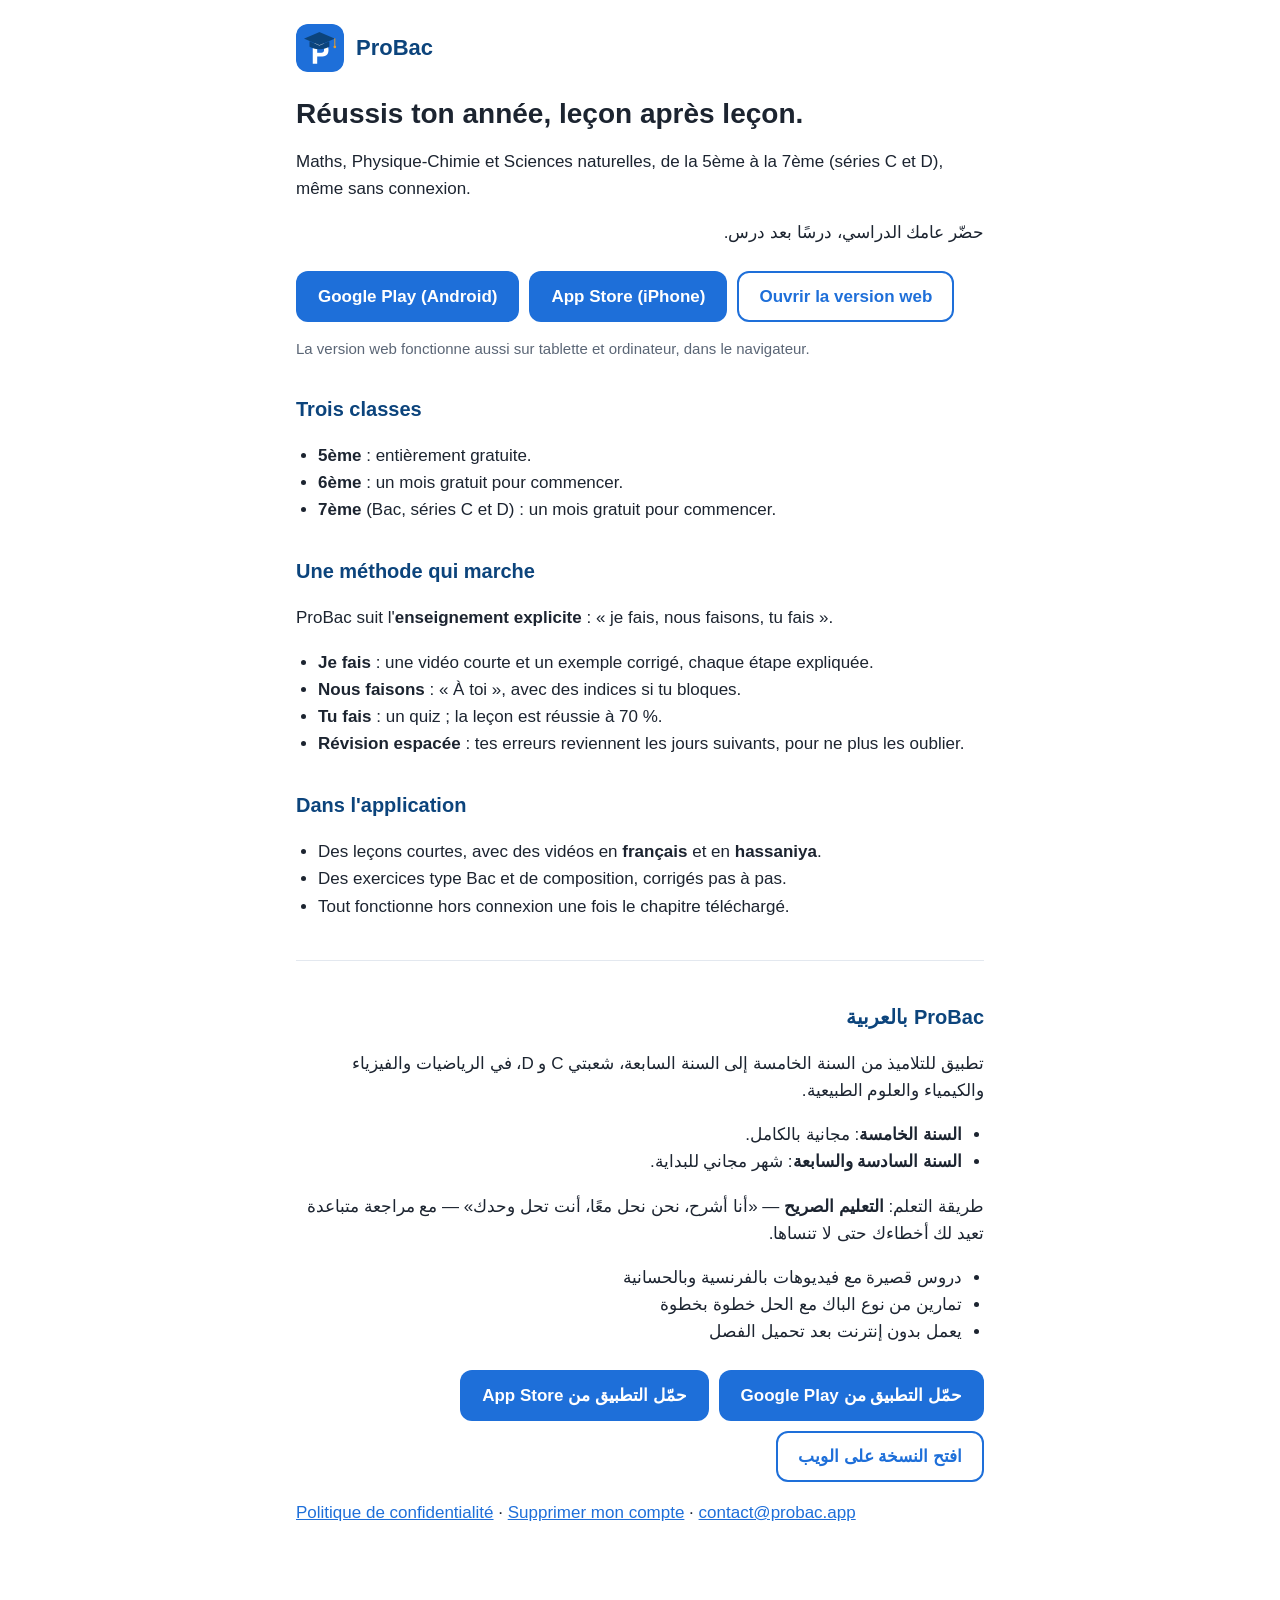
<file: index.html>
<!doctype html>
<html lang="fr">
<head>
<meta charset="utf-8">
<meta name="viewport" content="width=device-width, initial-scale=1">
<title>ProBac – Maths, PC et SN, de la 5ème à la 7ème</title>
<meta name="description" content="ProBac : l'application pour réussir au lycée en Mauritanie, de la 5ème à la 7ème (séries C et D). Maths, Physique-Chimie et Sciences naturelles : leçons courtes, vidéos en français et en hassaniya, quiz et exercices corrigés pas à pas. La 5ème est gratuite.">
<link rel="icon" href="icon-192.png">
<link rel="stylesheet" href="style.css">
</head>
<body>
<main>
<header><img src="icon-192.png" alt=""><strong>ProBac</strong></header>
<h1>Réussis ton année, leçon après leçon.</h1>
<p>Maths, Physique-Chimie et Sciences naturelles, de la 5ème à la 7ème (séries C et D), même sans connexion.</p>
<p dir="rtl" lang="ar">حضّر عامك الدراسي، درسًا بعد درس.</p>
<p class="cta">
<a class="button" href="https://play.google.com/store/apps/details?id=app.probac">Google Play (Android)</a>
<a class="button" href="https://apps.apple.com/app/probac-bac-mauritanie/id6829370156">App Store (iPhone)</a>
<a class="button alt" href="https://app.probac.app">Ouvrir la version web</a>
</p>
<p class="muted">La version web fonctionne aussi sur tablette et ordinateur, dans le navigateur.</p>

<h2>Trois classes</h2>
<ul class="grades">
<li><strong>5ème</strong> : entièrement gratuite.</li>
<li><strong>6ème</strong> : un mois gratuit pour commencer.</li>
<li><strong>7ème</strong> (Bac, séries C et D) : un mois gratuit pour commencer.</li>
</ul>

<h2>Une méthode qui marche</h2>
<p>ProBac suit l'<strong>enseignement explicite</strong> : « je fais, nous faisons, tu fais ».</p>
<ul>
<li><strong>Je fais</strong> : une vidéo courte et un exemple corrigé, chaque étape expliquée.</li>
<li><strong>Nous faisons</strong> : « À toi », avec des indices si tu bloques.</li>
<li><strong>Tu fais</strong> : un quiz ; la leçon est réussie à 70 %.</li>
<li><strong>Révision espacée</strong> : tes erreurs reviennent les jours suivants, pour ne plus les oublier.</li>
</ul>

<h2>Dans l'application</h2>
<ul>
<li>Des leçons courtes, avec des vidéos en <strong>français</strong> et en <strong>hassaniya</strong>.</li>
<li>Des exercices type Bac et de composition, corrigés pas à pas.</li>
<li>Tout fonctionne hors connexion une fois le chapitre téléchargé.</li>
</ul>

<section class="ar" dir="rtl" lang="ar">
<h2>ProBac بالعربية</h2>
<p>تطبيق للتلاميذ من السنة الخامسة إلى السنة السابعة، شعبتي C و D، في الرياضيات والفيزياء والكيمياء والعلوم الطبيعية.</p>
<ul>
<li><strong>السنة الخامسة</strong>: مجانية بالكامل.</li>
<li><strong>السنة السادسة والسابعة</strong>: شهر مجاني للبداية.</li>
</ul>
<p>طريقة التعلم: <strong>التعليم الصريح</strong> — «أنا أشرح، نحن نحل معًا، أنت تحل وحدك» — مع مراجعة متباعدة تعيد لك أخطاءك حتى لا تنساها.</p>
<ul>
<li>دروس قصيرة مع فيديوهات بالفرنسية وبالحسانية</li>
<li>تمارين من نوع الباك مع الحل خطوة بخطوة</li>
<li>يعمل بدون إنترنت بعد تحميل الفصل</li>
</ul>
<p class="cta">
<a class="button" href="https://play.google.com/store/apps/details?id=app.probac">حمّل التطبيق من Google Play</a>
<a class="button" href="https://apps.apple.com/app/probac-bac-mauritanie/id6829370156">حمّل التطبيق من App Store</a>
<a class="button alt" href="https://app.probac.app">افتح النسخة على الويب</a>
</p>
</section>

<p><a href="privacy/">Politique de confidentialité</a> · <a href="delete-account/">Supprimer mon compte</a> · <a href="mailto:contact@probac.app">contact@probac.app</a></p>
</main>
</body>
</html>
</file>
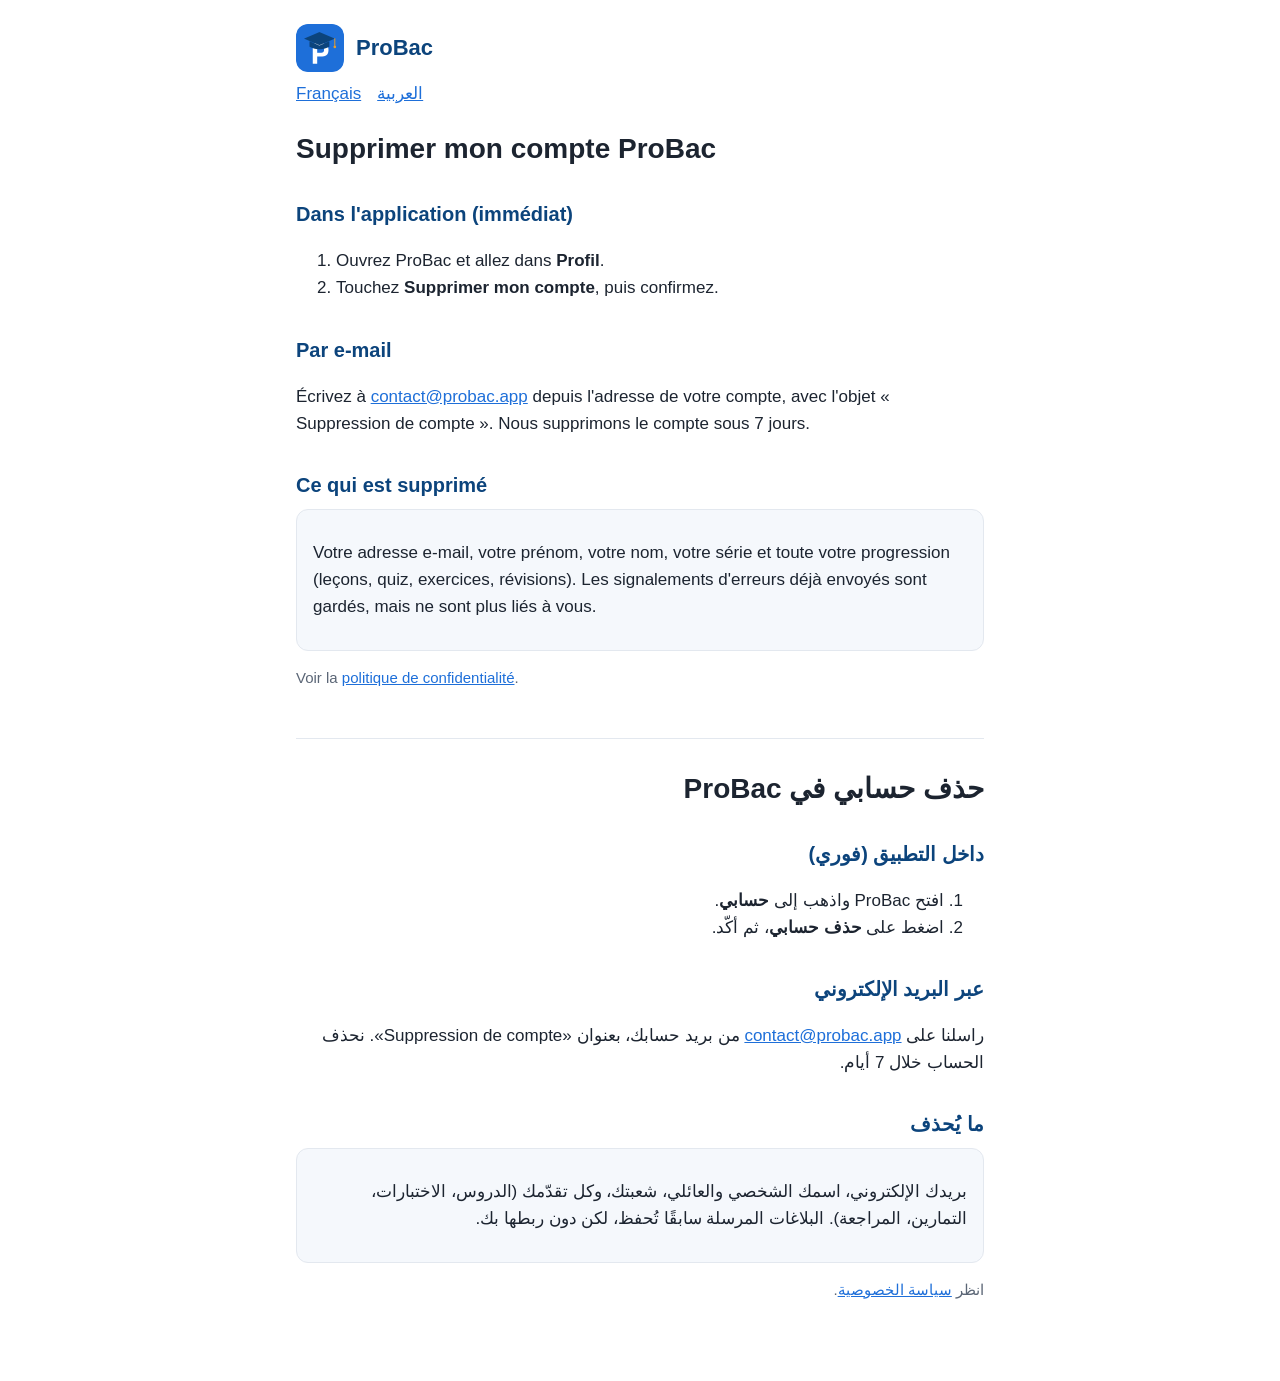
<file: delete-account/index.html>
<!doctype html>
<html lang="fr">
<head>
<meta charset="utf-8">
<meta name="viewport" content="width=device-width, initial-scale=1">
<title>ProBac — Supprimer mon compte</title>
<link rel="icon" href="../icon-192.png">
<link rel="stylesheet" href="../style.css">
</head>
<body>
<main>
<header><img src="../icon-192.png" alt=""><strong>ProBac</strong></header>
<nav class="lang"><a href="#fr">Français</a><a href="#ar">العربية</a></nav>

<section id="fr" lang="fr">
<h1>Supprimer mon compte ProBac</h1>
<h2>Dans l'application (immédiat)</h2>
<ol>
  <li>Ouvrez ProBac et allez dans <strong>Profil</strong>.</li>
  <li>Touchez <strong>Supprimer mon compte</strong>, puis confirmez.</li>
</ol>
<h2>Par e-mail</h2>
<p>Écrivez à <a href="mailto:contact@probac.app?subject=Suppression%20de%20compte">contact@probac.app</a> depuis l'adresse de votre compte, avec l'objet « Suppression de compte ». Nous supprimons le compte sous 7 jours.</p>
<h2>Ce qui est supprimé</h2>
<div class="box">
<p>Votre adresse e-mail, votre prénom, votre nom, votre série et toute votre progression (leçons, quiz, exercices, révisions). Les signalements d'erreurs déjà envoyés sont gardés, mais ne sont plus liés à vous.</p>
</div>
<p class="muted">Voir la <a href="../privacy/">politique de confidentialité</a>.</p>
</section>

<section id="ar" lang="ar" dir="rtl">
<h1>حذف حسابي في ProBac</h1>
<h2>داخل التطبيق (فوري)</h2>
<ol>
  <li>افتح ProBac واذهب إلى <strong>حسابي</strong>.</li>
  <li>اضغط على <strong>حذف حسابي</strong>، ثم أكّد.</li>
</ol>
<h2>عبر البريد الإلكتروني</h2>
<p>راسلنا على <a href="mailto:contact@probac.app?subject=Suppression%20de%20compte">contact@probac.app</a> من بريد حسابك، بعنوان «Suppression de compte». نحذف الحساب خلال 7 أيام.</p>
<h2>ما يُحذف</h2>
<div class="box">
<p>بريدك الإلكتروني، اسمك الشخصي والعائلي، شعبتك، وكل تقدّمك (الدروس، الاختبارات، التمارين، المراجعة). البلاغات المرسلة سابقًا تُحفظ، لكن دون ربطها بك.</p>
</div>
<p class="muted">انظر <a href="../privacy/#ar">سياسة الخصوصية</a>.</p>
</section>
</main>
</body>
</html>
</file>
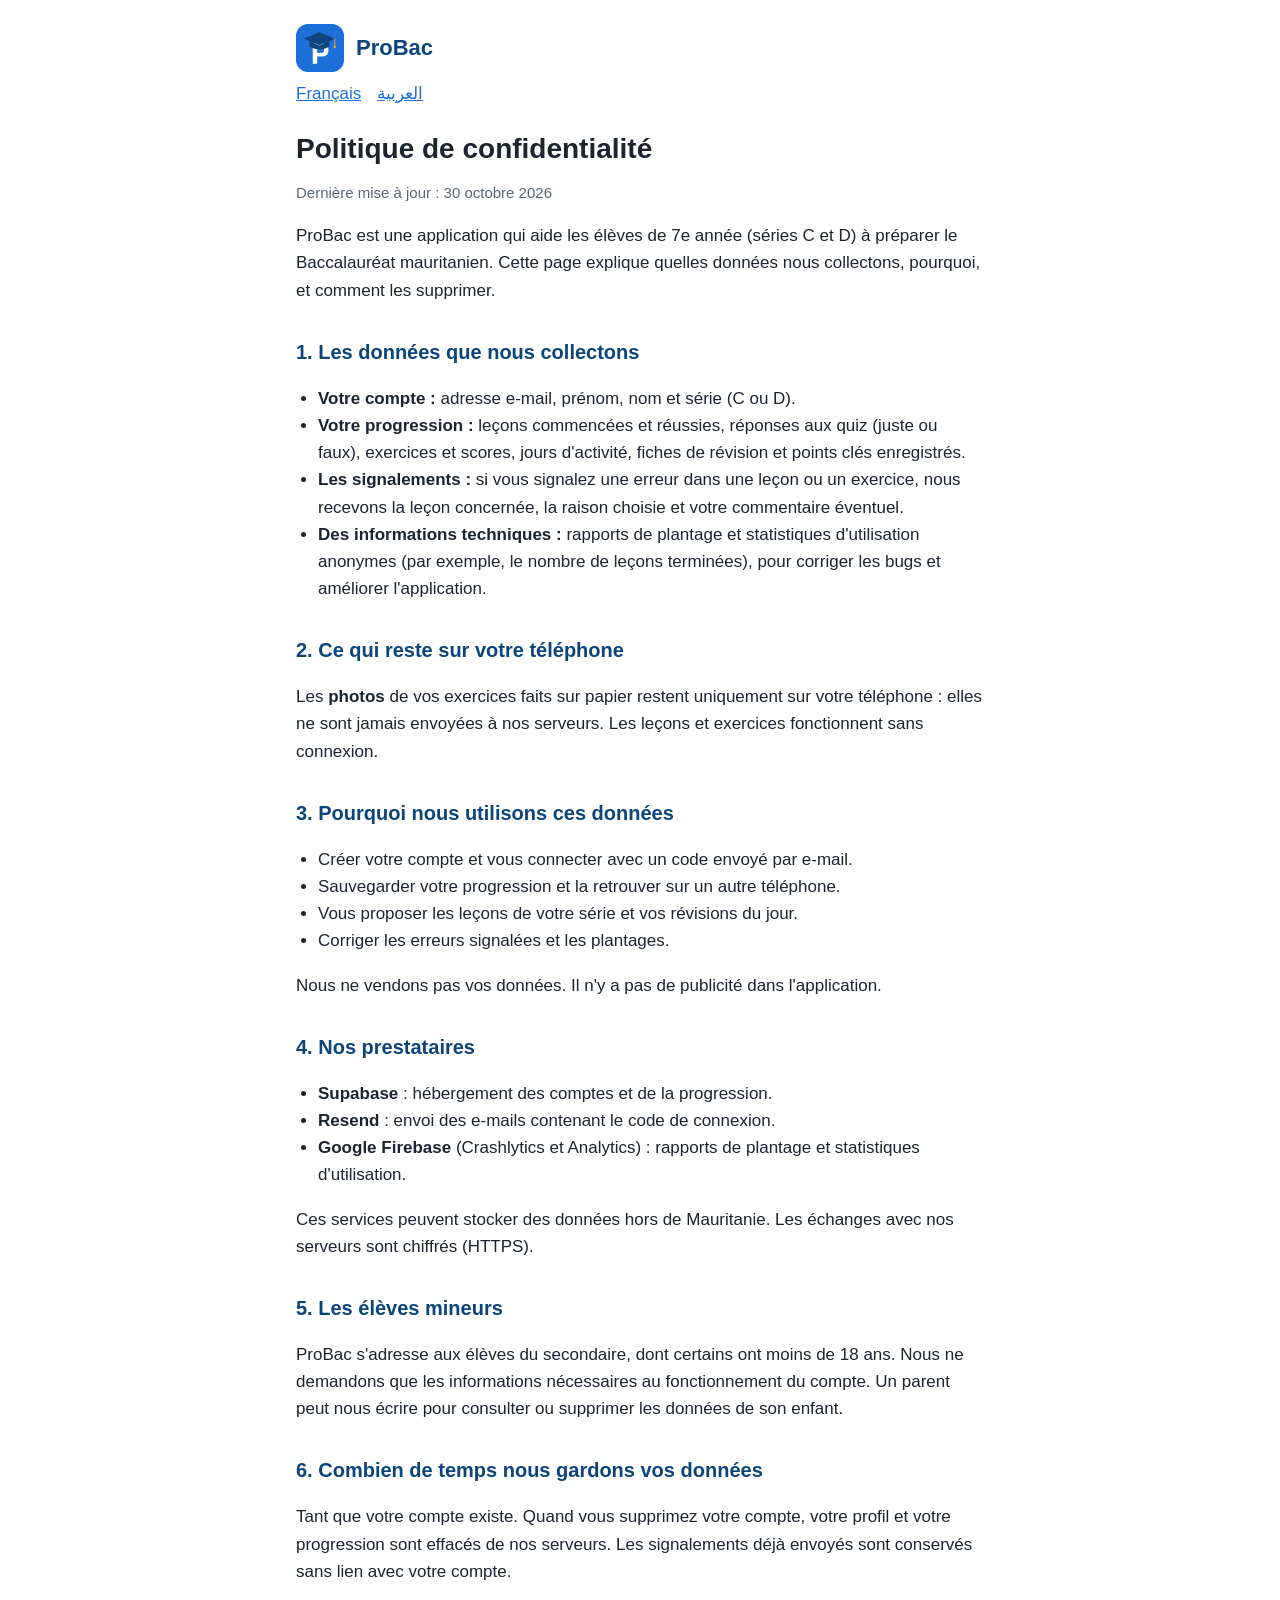
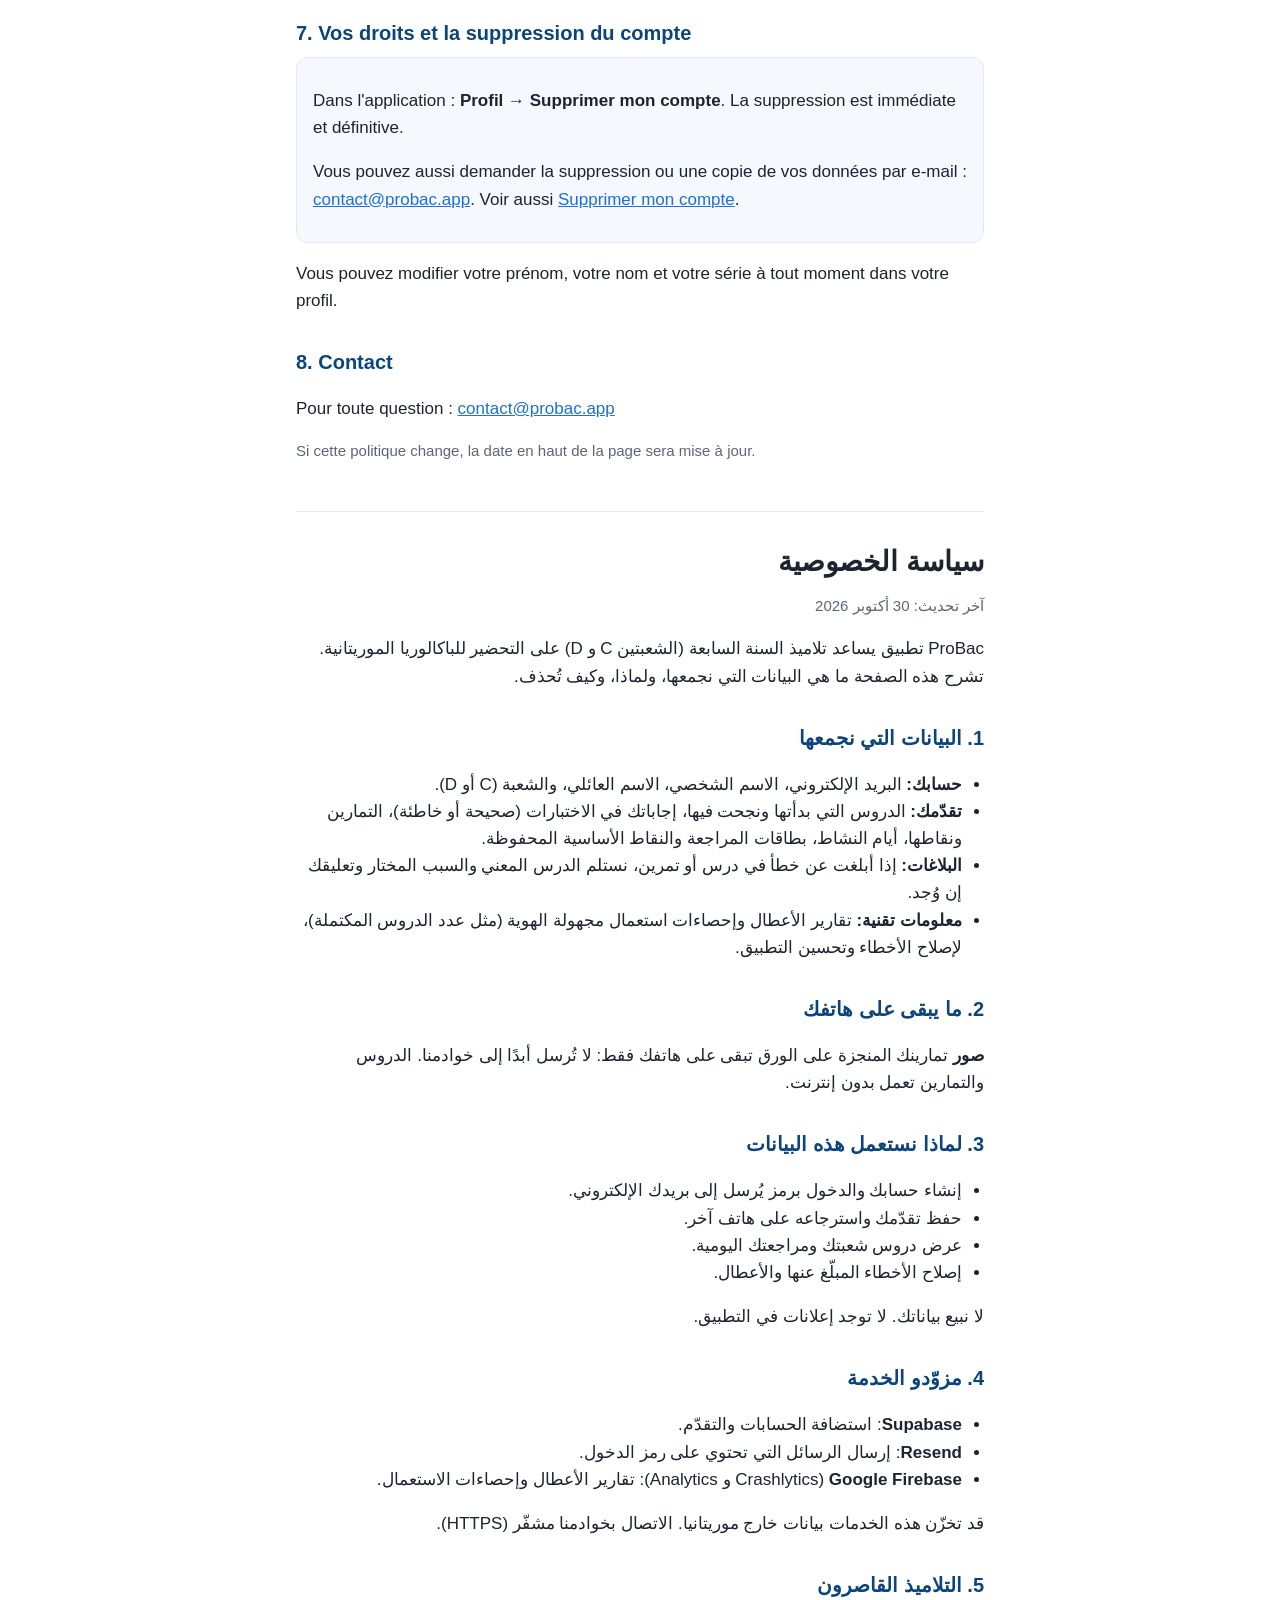
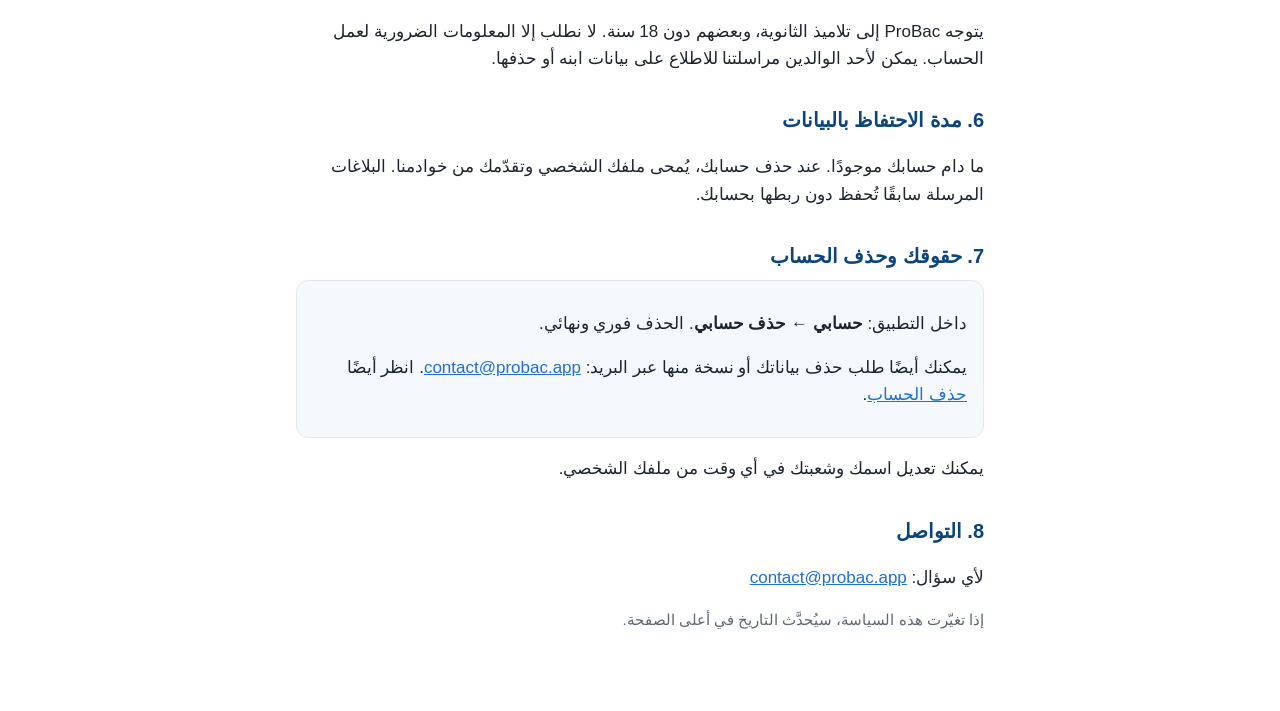
<file: privacy/index.html>
<!doctype html>
<html lang="fr">
<head>
<meta charset="utf-8">
<meta name="viewport" content="width=device-width, initial-scale=1">
<title>ProBac — Politique de confidentialité</title>
<link rel="icon" href="../icon-192.png">
<link rel="stylesheet" href="../style.css">
</head>
<body>
<main>
<header><img src="../icon-192.png" alt=""><strong>ProBac</strong></header>
<nav class="lang"><a href="#fr">Français</a><a href="#ar">العربية</a></nav>

<section id="fr" lang="fr">
<h1>Politique de confidentialité</h1>
<p class="muted">Dernière mise à jour : 30 octobre 2026</p>

<p>ProBac est une application qui aide les élèves de 7e année (séries C et D) à préparer le Baccalauréat mauritanien. Cette page explique quelles données nous collectons, pourquoi, et comment les supprimer.</p>

<h2>1. Les données que nous collectons</h2>
<ul>
  <li><strong>Votre compte :</strong> adresse e-mail, prénom, nom et série (C ou D).</li>
  <li><strong>Votre progression :</strong> leçons commencées et réussies, réponses aux quiz (juste ou faux), exercices et scores, jours d'activité, fiches de révision et points clés enregistrés.</li>
  <li><strong>Les signalements :</strong> si vous signalez une erreur dans une leçon ou un exercice, nous recevons la leçon concernée, la raison choisie et votre commentaire éventuel.</li>
  <li><strong>Des informations techniques :</strong> rapports de plantage et statistiques d'utilisation anonymes (par exemple, le nombre de leçons terminées), pour corriger les bugs et améliorer l'application.</li>
</ul>

<h2>2. Ce qui reste sur votre téléphone</h2>
<p>Les <strong>photos</strong> de vos exercices faits sur papier restent uniquement sur votre téléphone : elles ne sont jamais envoyées à nos serveurs. Les leçons et exercices fonctionnent sans connexion.</p>

<h2>3. Pourquoi nous utilisons ces données</h2>
<ul>
  <li>Créer votre compte et vous connecter avec un code envoyé par e-mail.</li>
  <li>Sauvegarder votre progression et la retrouver sur un autre téléphone.</li>
  <li>Vous proposer les leçons de votre série et vos révisions du jour.</li>
  <li>Corriger les erreurs signalées et les plantages.</li>
</ul>
<p>Nous ne vendons pas vos données. Il n'y a pas de publicité dans l'application.</p>

<h2>4. Nos prestataires</h2>
<ul>
  <li><strong>Supabase</strong> : hébergement des comptes et de la progression.</li>
  <li><strong>Resend</strong> : envoi des e-mails contenant le code de connexion.</li>
  <li><strong>Google Firebase</strong> (Crashlytics et Analytics) : rapports de plantage et statistiques d'utilisation.</li>
</ul>
<p>Ces services peuvent stocker des données hors de Mauritanie. Les échanges avec nos serveurs sont chiffrés (HTTPS).</p>

<h2>5. Les élèves mineurs</h2>
<p>ProBac s'adresse aux élèves du secondaire, dont certains ont moins de 18 ans. Nous ne demandons que les informations nécessaires au fonctionnement du compte. Un parent peut nous écrire pour consulter ou supprimer les données de son enfant.</p>

<h2>6. Combien de temps nous gardons vos données</h2>
<p>Tant que votre compte existe. Quand vous supprimez votre compte, votre profil et votre progression sont effacés de nos serveurs. Les signalements déjà envoyés sont conservés sans lien avec votre compte.</p>

<h2>7. Vos droits et la suppression du compte</h2>
<div class="box">
<p>Dans l'application : <strong>Profil → Supprimer mon compte</strong>. La suppression est immédiate et définitive.</p>
<p>Vous pouvez aussi demander la suppression ou une copie de vos données par e-mail : <a href="mailto:contact@probac.app">contact@probac.app</a>. Voir aussi <a href="../delete-account/">Supprimer mon compte</a>.</p>
</div>
<p>Vous pouvez modifier votre prénom, votre nom et votre série à tout moment dans votre profil.</p>

<h2>8. Contact</h2>
<p>Pour toute question : <a href="mailto:contact@probac.app">contact@probac.app</a></p>
<p class="muted">Si cette politique change, la date en haut de la page sera mise à jour.</p>
</section>

<section id="ar" lang="ar" dir="rtl">
<h1>سياسة الخصوصية</h1>
<p class="muted">آخر تحديث: 30 أكتوبر 2026</p>

<p>ProBac تطبيق يساعد تلاميذ السنة السابعة (الشعبتين C و D) على التحضير للباكالوريا الموريتانية. تشرح هذه الصفحة ما هي البيانات التي نجمعها، ولماذا، وكيف تُحذف.</p>

<h2>1. البيانات التي نجمعها</h2>
<ul>
  <li><strong>حسابك:</strong> البريد الإلكتروني، الاسم الشخصي، الاسم العائلي، والشعبة (C أو D).</li>
  <li><strong>تقدّمك:</strong> الدروس التي بدأتها ونجحت فيها، إجاباتك في الاختبارات (صحيحة أو خاطئة)، التمارين ونقاطها، أيام النشاط، بطاقات المراجعة والنقاط الأساسية المحفوظة.</li>
  <li><strong>البلاغات:</strong> إذا أبلغت عن خطأ في درس أو تمرين، نستلم الدرس المعني والسبب المختار وتعليقك إن وُجد.</li>
  <li><strong>معلومات تقنية:</strong> تقارير الأعطال وإحصاءات استعمال مجهولة الهوية (مثل عدد الدروس المكتملة)، لإصلاح الأخطاء وتحسين التطبيق.</li>
</ul>

<h2>2. ما يبقى على هاتفك</h2>
<p><strong>صور</strong> تمارينك المنجزة على الورق تبقى على هاتفك فقط: لا تُرسل أبدًا إلى خوادمنا. الدروس والتمارين تعمل بدون إنترنت.</p>

<h2>3. لماذا نستعمل هذه البيانات</h2>
<ul>
  <li>إنشاء حسابك والدخول برمز يُرسل إلى بريدك الإلكتروني.</li>
  <li>حفظ تقدّمك واسترجاعه على هاتف آخر.</li>
  <li>عرض دروس شعبتك ومراجعتك اليومية.</li>
  <li>إصلاح الأخطاء المبلّغ عنها والأعطال.</li>
</ul>
<p>لا نبيع بياناتك. لا توجد إعلانات في التطبيق.</p>

<h2>4. مزوّدو الخدمة</h2>
<ul>
  <li><strong>Supabase</strong>: استضافة الحسابات والتقدّم.</li>
  <li><strong>Resend</strong>: إرسال الرسائل التي تحتوي على رمز الدخول.</li>
  <li><strong>Google Firebase</strong> (Crashlytics و Analytics): تقارير الأعطال وإحصاءات الاستعمال.</li>
</ul>
<p>قد تخزّن هذه الخدمات بيانات خارج موريتانيا. الاتصال بخوادمنا مشفّر (HTTPS).</p>

<h2>5. التلاميذ القاصرون</h2>
<p>يتوجه ProBac إلى تلاميذ الثانوية، وبعضهم دون 18 سنة. لا نطلب إلا المعلومات الضرورية لعمل الحساب. يمكن لأحد الوالدين مراسلتنا للاطلاع على بيانات ابنه أو حذفها.</p>

<h2>6. مدة الاحتفاظ بالبيانات</h2>
<p>ما دام حسابك موجودًا. عند حذف حسابك، يُمحى ملفك الشخصي وتقدّمك من خوادمنا. البلاغات المرسلة سابقًا تُحفظ دون ربطها بحسابك.</p>

<h2>7. حقوقك وحذف الحساب</h2>
<div class="box">
<p>داخل التطبيق: <strong>حسابي ← حذف حسابي</strong>. الحذف فوري ونهائي.</p>
<p>يمكنك أيضًا طلب حذف بياناتك أو نسخة منها عبر البريد: <a href="mailto:contact@probac.app">contact@probac.app</a>. انظر أيضًا <a href="../delete-account/#ar">حذف الحساب</a>.</p>
</div>
<p>يمكنك تعديل اسمك وشعبتك في أي وقت من ملفك الشخصي.</p>

<h2>8. التواصل</h2>
<p>لأي سؤال: <a href="mailto:contact@probac.app">contact@probac.app</a></p>
<p class="muted">إذا تغيّرت هذه السياسة، سيُحدَّث التاريخ في أعلى الصفحة.</p>
</section>
</main>
</body>
</html>
</file>
<file: style.css>
:root {
  --bg: #ffffff;
  --text: #1c2430;
  --muted: #5b6676;
  --brand: #1E6FD9;
  --navy: #0C447C;
  --line: #e3e8ef;
  --card: #f5f8fc;
}
@media (prefers-color-scheme: dark) {
  :root {
    --bg: #11161d;
    --text: #e6ebf2;
    --muted: #9aa6b6;
    --brand: #6aa7f0;
    --navy: #9cc4f5;
    --line: #2a3340;
    --card: #18202a;
  }
}
* { box-sizing: border-box; }
body {
  margin: 0;
  background: var(--bg);
  color: var(--text);
  font: 17px/1.6 -apple-system, "Segoe UI", Roboto, "Noto Sans", "Noto Sans Arabic", Arial, sans-serif;
}
main { max-width: 720px; margin: 0 auto; padding: 24px 16px 64px; }
header { display: flex; align-items: center; gap: 12px; margin-bottom: 8px; }
header img { width: 48px; height: 48px; border-radius: 12px; }
header strong { font-size: 22px; color: var(--navy); }
h1 { font-size: 28px; line-height: 1.25; margin: 24px 0 4px; }
h2 { font-size: 20px; margin: 32px 0 8px; color: var(--navy); }
p, li { color: var(--text); }
.muted { color: var(--muted); font-size: 15px; }
a { color: var(--brand); }
nav.lang { display: flex; gap: 16px; margin: 8px 0 24px; }
section[dir="rtl"] { border-top: 1px solid var(--line); margin-top: 48px; padding-top: 8px; }
.box { background: var(--card); border: 1px solid var(--line); border-radius: 12px; padding: 12px 16px; }
ul { padding-inline-start: 22px; }
.cta { margin: 24px 0 4px; }
a.button { display: inline-block; background: var(--brand); color: #fff; text-decoration: none;
  font-weight: 600; padding: 12px 22px; border-radius: 12px; }
a.button:hover { filter: brightness(1.08); }
@media (prefers-color-scheme: dark) { a.button { color: #0b1420; } }
.cta { display: flex; flex-wrap: wrap; gap: 10px; align-items: center; }
a.button.alt { background: transparent; color: var(--brand); border: 2px solid var(--brand); padding: 10px 20px; }
.soon { display: inline-block; padding: 10px 16px; border-radius: 12px; border: 1px dashed var(--line);
  color: var(--muted); font-size: 15px; }
section.ar { border-top: 1px solid var(--line); margin-top: 40px; padding-top: 8px; }
@media (prefers-color-scheme: dark) { a.button.alt { color: var(--brand); } }
</file>
